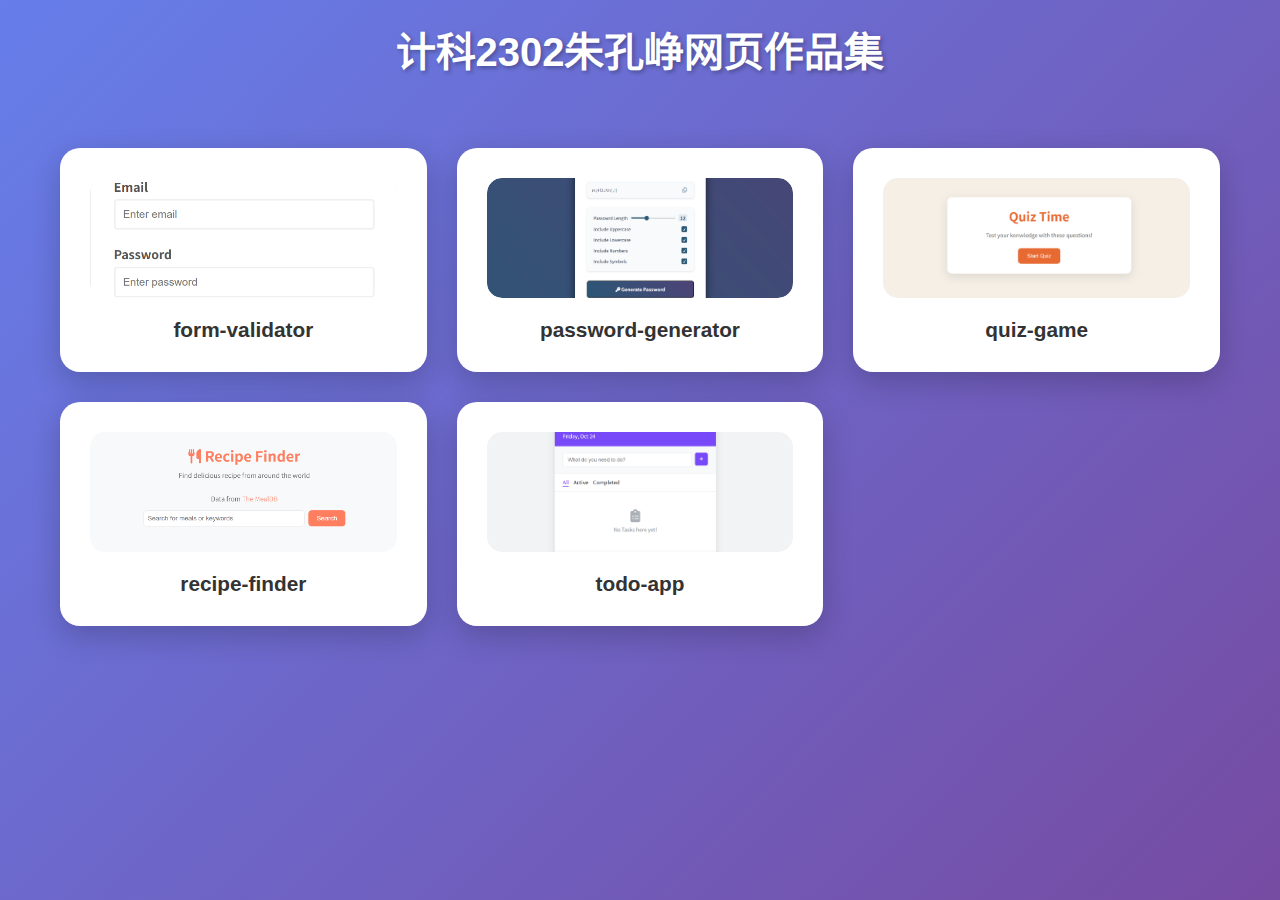
<file: index.html>
<!DOCTYPE html>
<html lang="zh-CN">
<head>
    <meta charset="UTF-8">
    <meta name="viewport" content="width=device-width, initial-scale=1.0">
    <title>网页作品集</title>
    <link rel="stylesheet" href="style.css">
    <link rel="stylesheet" href="https://cdnjs.cloudflare.com/ajax/libs/font-awesome/6.7.2/css/all.min.css" integrity="sha512-Evv84Mr4kqVGRNSgIGL/F/aIDqQb7xQ2vcrdIwxfjThSH8CSR7PBEakCr51Ck+w+/U6swU2Im1vVX0SVk9ABhg==" crossorigin="anonymous" referrerpolicy="no-referrer" />
</head>
<body>
    <div class="container">
        <header class="main-header">
            <h1>计科2302朱孔峥网页作品集</h1>
        </header>
        
        <div class="cards-container">
            <div class="card" data-app="form">
                <div class="card-image">
                    <img src="images/form-validator.png" alt="用户注册表单" />
                </div>
                <div class="card-title">form-validator</div>
            </div>
            
            <div class="card" data-app="password">
                <div class="card-image">
                    <img src="images/password-generator.png" alt="密码生成器" />
                </div>
                <div class="card-title">password-generator</div>
            </div>
            
            <div class="card" data-app="quiz">
                <div class="card-image">
                    <img src="images/quiz-game .png" alt="在线测验" />
                </div>
                <div class="card-title">quiz-game</div>
            </div>
            
            <div class="card" data-app="recipe">
                <div class="card-image">
                    <img src="images/recipe-finder.png" alt="食谱查找器" />
                </div>
                <div class="card-title">recipe-finder</div>
            </div>
            
            <div class="card" data-app="TODO">
                <div class="card-image">
                    <img src="images/todo-app.png" alt="待办事项管理" />
                </div>
                <div class="card-title">todo-app</div>
            </div>
        </div>
    </div>
    
    <script src="script.js"></script>
</body>
</html>
</file>
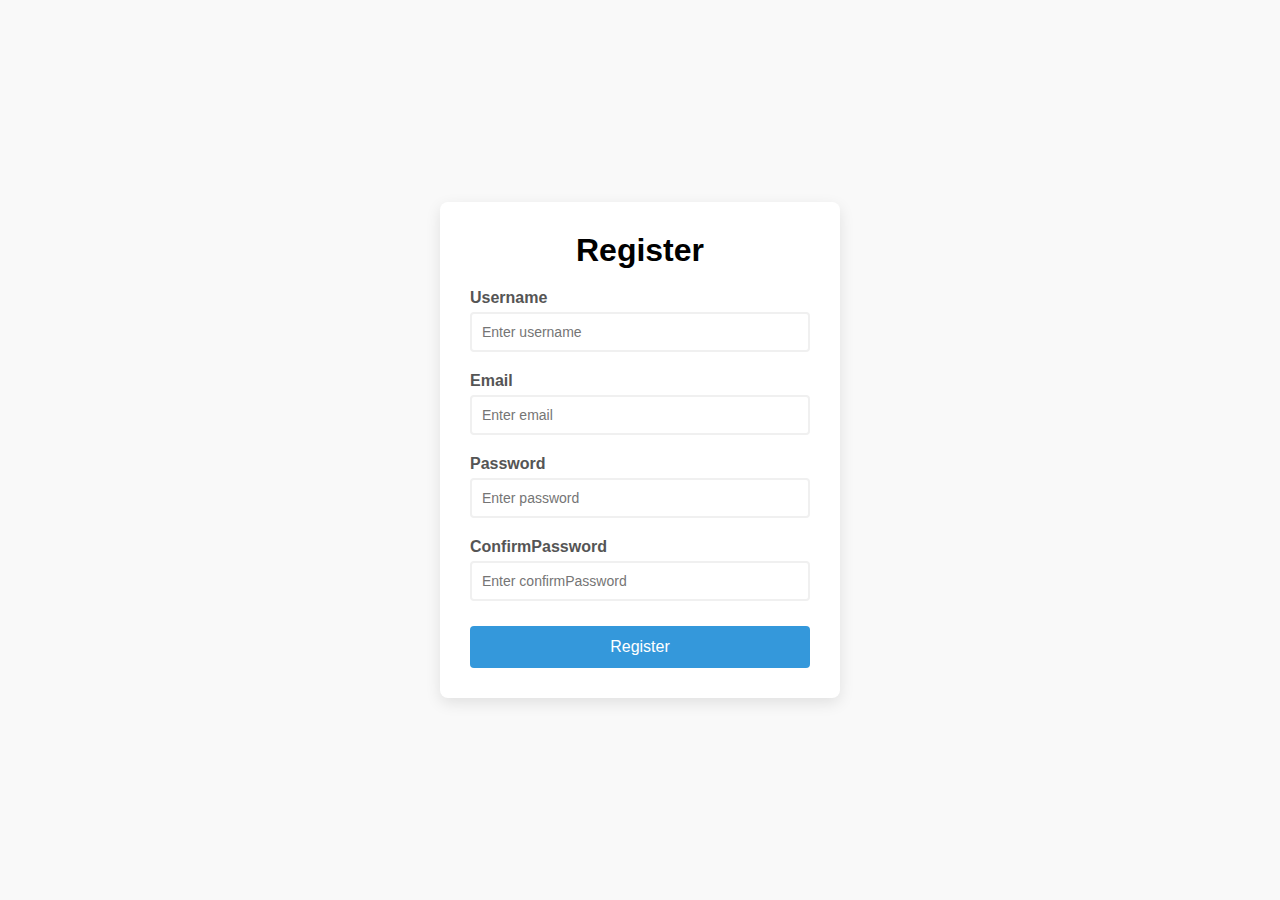
<file: form/index.html>
<!DOCTYPE html>
<html lang="en">
<head>
    <meta charset="UTF-8">
    <meta name="viewport" content="width=device-width, initial-scale=1.0">
    <title>Form</title>
    <link rel="stylesheet" href="style.css" />
</head>
<body>
    <div class="container">
        <form id="registration-form">
            <h1>Register</h1>
            <div class="form-item">
                <label for="username">Username</label>
                <input type="text" id="username" placeholder="Enter username">
                <small></small>
            </div>

            <div class="form-item">
                <label for="email">Email</label>
                <input type="text" id="email" placeholder="Enter email">
                <small></small>
            </div>

            <div class="form-item">
                <label for="password">Password</label>
                <input type="password" id="password" placeholder="Enter password">
                <small></small>
            </div>

            <div class="form-item">
                <label for="confirmPassword">ConfirmPassword</label>
                <input type="password" id="confirmPassword" placeholder="Enter confirmPassword">
                <small></small>
            </div>

            <button type="submit">Register</button>    

        </form>
    </div>
    
    <script src="script.js"></script>
</body>
</html>
</file>
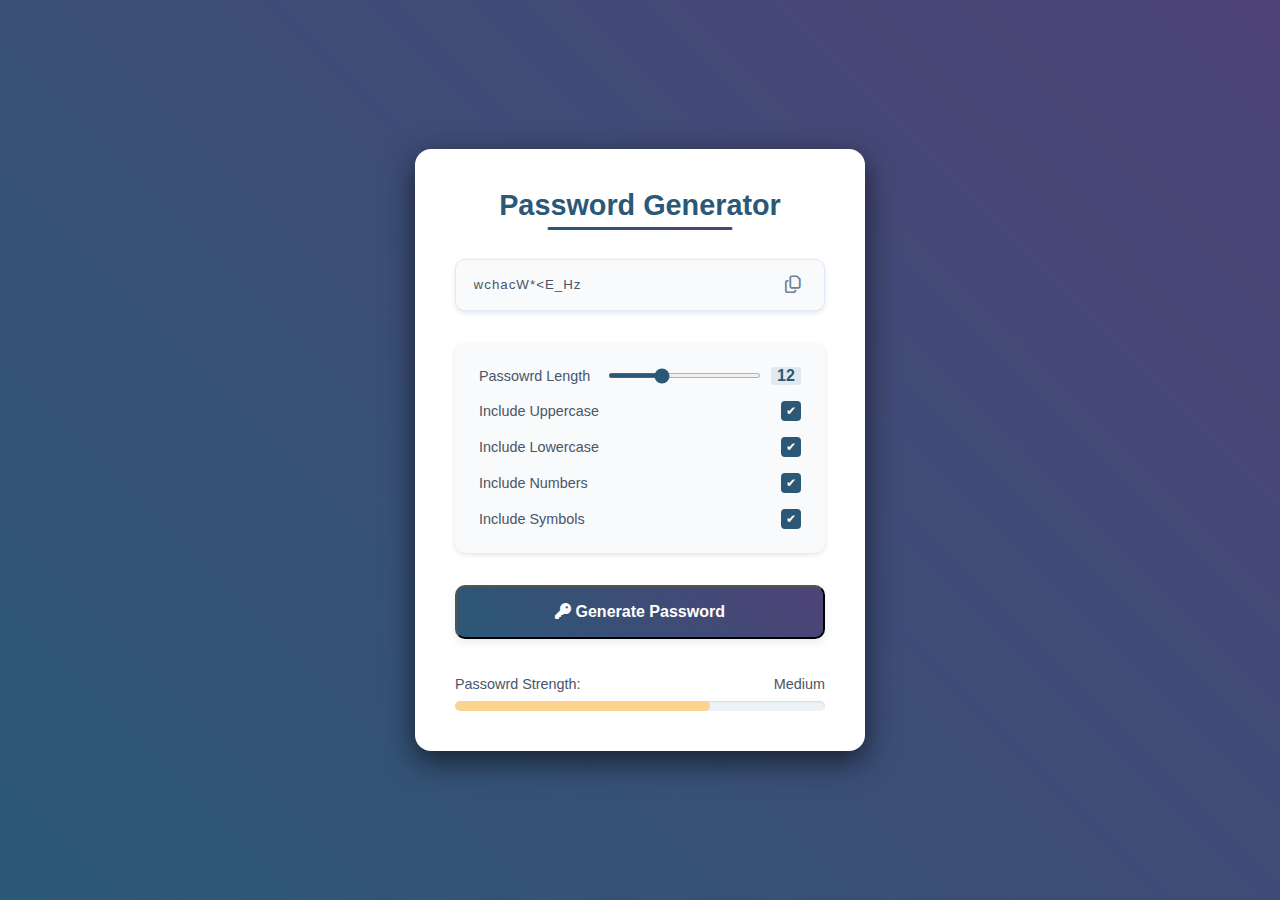
<file: password/index.html>
<!DOCTYPE html>
<html lang="en">
<head>
    <meta charset="UTF-8">
    <meta name="viewport" content="width=device-width, initial-scale=1.0">
    <title>Password Generator</title>
    <link rel="stylesheet" href="style.css" />
    <link rel="stylesheet" href="https://cdnjs.cloudflare.com/ajax/libs/font-awesome/6.7.2/css/all.min.css" integrity="sha512-Evv84Mr4kqVGRNSgIGL/F/aIDqQb7xQ2vcrdIwxfjThSH8CSR7PBEakCr51Ck+w+/U6swU2Im1vVX0SVk9ABhg==" crossorigin="anonymous" referrerpolicy="no-referrer" />
</head>
<body>
    <div class="container">
        <h1>Password Generator</h1>
        <div class="password-container">
            <input type="text" readonly id="password" />
            <i class="fa-regular fa-copy" id="copy-btn" title="Copy to Clickboard"></i>
        </div>

        <div class="options">
            <div class="option">
                <label for="length">Passowrd Length</label>
                <div class="range-container">
                    <input type="range" id="length" min="6" max="24" value="12" />
                    <span id="length-value">12</span>
                </div>
            </div>

            <div class="option">
                <label for="uppercase">Include Uppercase</label>
                <input type="checkbox" id="uppercase" checked />
            </div>

            <div class="option">
                <label for="lowercase">Include Lowercase</label>
                <input type="checkbox" id="lowercase" checked />
            </div>

            <div class="option">
                <label for="numbers">Include Numbers</label>
                <input type="checkbox" id="numbers" checked />
            </div>

            <div class="option">
                <label for="symbols">Include Symbols</label>
                <input type="checkbox" id="symbols" checked />
            </div>

        </div>

        <button id="generate-btn">
            <i class="fa-solid fa-key"></i>
            Generate Password
        </button>

        <div class="strength-container">
            <p>Passowrd Strength: <span id="strength-label">Medium</span></p>
            <div class="strength-meter">
                <div class="strength-bar"></div>
            </div>
        </div>
    </div>
    
    <script src="script.js"></script>
</body>
</html>
</file>
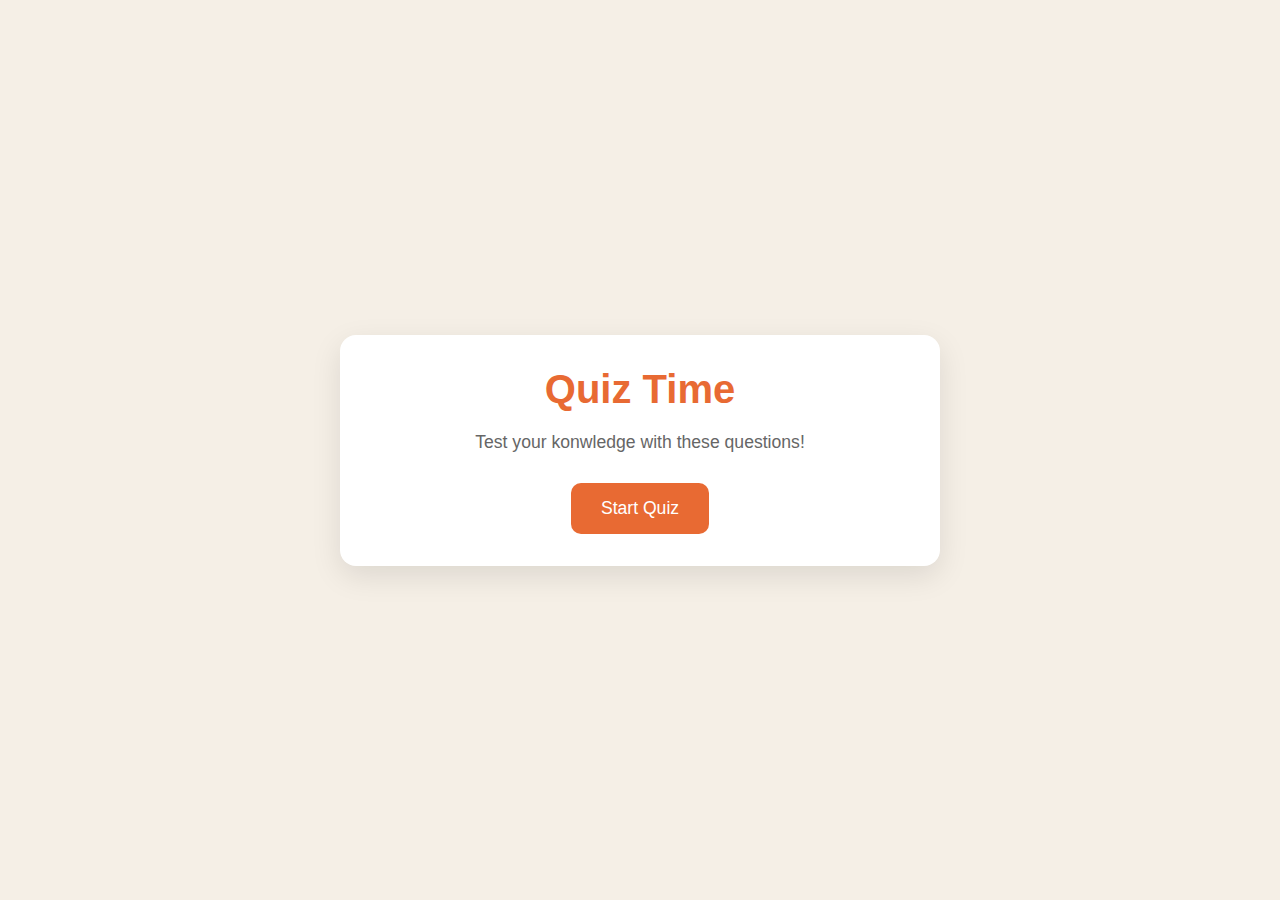
<file: quiz/index.html>
<!DOCTYPE html>
<html lang="en">
<head>
    <meta charset="UTF-8">
    <meta name="viewport" content="width=device-width, initial-scale=1.0">
    <title>Quiz Game</title>
    <link rel="stylesheet" href="style.css"/>
</head>
<body>
    <div class="container">
        <div class="screen active" id="start-screen">
            <h1>Quiz Time</h1>
            <p>Test your konwledge with these questions!</p>
            <button id="start-btn">Start Quiz</button>
        </div>

        <div class="screen" id="quiz-screen">
            <div class="quiz-header">
                <h2 id="question-text">Question goes here</h2>
                <div class="quiz-info">
                    <p>Question <span id="current-question">1</span> of <span id="total-questions">5</span></p>
                    <p>Score:<span id="score">0</span></p>
                </div>
            </div>

            <div class="answers-container" id="answers-container">
                <!--
                <button class="answer-btn" data-correct="true/false">Answer Text 1</button>
                <button class="answer-btn" data-correct="true/false">Answer Text 2</button>
                <button class="answer-btn" data-correct="true/false">Answer Text 3</button>
                <button class="answer-btn" data-correct="true/false">Answer Text 4</button>
            -->
            </div>

            <div class="progress-bar">
                <div id="progress" class="progress"></div>
            </div>
        </div>

        <div class="screen" id="result-screen">
            <h1>Quiz Result</h1>
            <div class="result-info">
                <p>You scored <span id="final-score">0</span> out of <span id="max-score">5</span></p>
                <div class="result-message">
                    Good Job!
                </div>
            </div>
            <button id="restart-btn">Restart Quiz</button>
        </div>
    </div>
    <script src="script.js"></script>
</body>
</html>
</file>
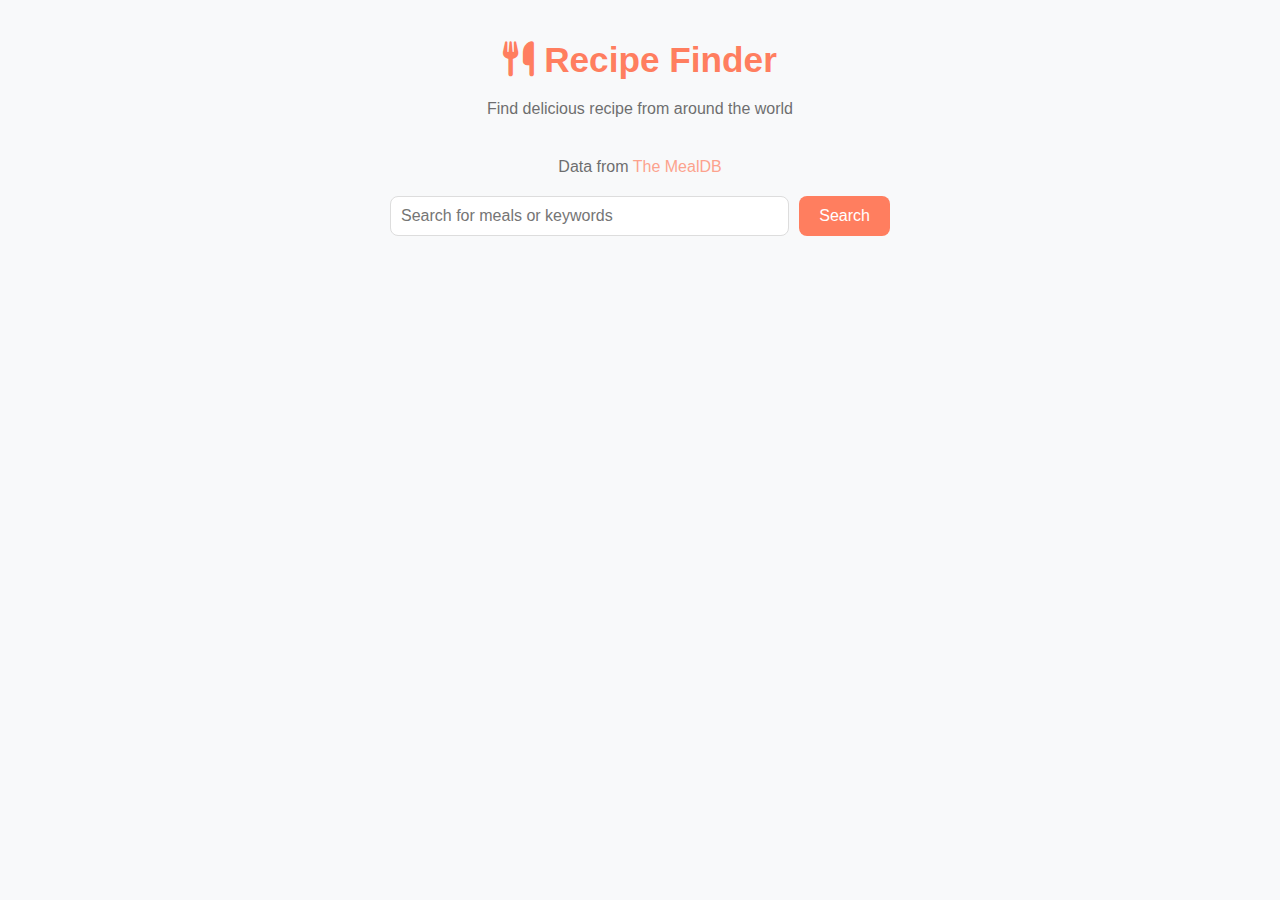
<file: recipe/index.html>
<!DOCTYPE html>
<html lang="en">
<head>
    <meta charset="UTF-8">
    <meta name="viewport" content="width=device-width, initial-scale=1.0">
    <title>Recipe Finder</title>
    <link rel="stylesheet" href="style.css" class="css">
    <link
          rel="stylesheet"
          href="https://cdnjs.cloudflare.com/ajax/libs/font-awesome/6.7.2/css/all.min.css"
          integrity="sha512-Evv84Mr4kqVGRNSgIGL/F/aIDqQb7xQ2vcrdIwxfjThSH8CSR7PBEakCr51Ck+w+/U6swU2Im1vVX0SVk9ABhg=="
          crossorigin="anonymous"
          referrerpolicy="no-referrer"
    />
</head>
<body>
    <div class="container">
        <header>
            <h1><i class="fa-solid fa-utensils"></i>Recipe Finder</h1>
            <p>Find delicious recipe from around the world</p>
        </header>

        <p class="api-link">Data from <a href="https://www.themealdb.com/api.php">The MealDB</a></p>
        <div class="search-container">
            <input type="text" id="search-input" placeholder="Search for meals or keywords"/>
            <button id="search-btn">Search</button>
        </div>

        <div id="error-container" class="hidden">
            <p>No meals found.Try another input.</p>
        </div>

        <div id="result-heading">
        </div>

        <div id="meals" class="meals-container">
            <!--
            <div class="meal" data-meal-id="52777">
                <img src="https://www.themealdb.com/images/media/meals/wvqpwt1468339226.jpg" alt="Mediterranean Pasta Salad">
                <div class="meal-info">
                    <h3 class="meal-title">Mediterranean Pasta Salad</h3>
                    <div class="meal-category">Seafood</div>
                </div>
            </div>
            <div class="meal" data-meal-id="52777">
                <img src="https://www.themealdb.com/images/media/meals/wvqpwt1468339226.jpg" alt="Mediterranean Pasta Salad">
                <div class="meal-info">
                    <h3 class="meal-title">Mediterranean Pasta Salad</h3>
                    <div class="meal-category">Seafood</div>
                </div>
            </div>
            <div class="meal" data-meal-id="52777">
                <img src="https://www.themealdb.com/images/media/meals/wvqpwt1468339226.jpg" alt="Mediterranean Pasta Salad">
                <div class="meal-info">
                    <h3 class="meal-title">Mediterranean Pasta Salad</h3>
                    <div class="meal-category">Seafood</div>
                </div>
            </div>  
        -->
        </div>
        
        <div id="meal-details" class="hidden">

            <button id="back-btn"><i class="fa-solid fa-arrow-left"></i>Back to recipes</button>
            <div class="meal-details-content">
                <!--
                <img src="https://www.themealdb.com/images/media/meals/wvqpwt1468339226.jpg" alt="Mediterranean Pasta Salad" class="meal-details-img">
           <h2 class="meal-details-title">Mediterranean Pasta Salad</h2>
           <div class="meal-details-category">
             <span>Seafood</span>
           </div>
           <div class="meal-details-instructions">
             <h3>Instructions</h3>
             <p>Bring a large saucepan of salted water to the boil
              Add the pasta, stir once and cook for about 10 minutes or as directed on the packet.Meanwhile, wash the tomatoes and cut into quarters. Slice the olives. Wash the basil.</p>
           </div>
           <div class="meal-details-ingredients">
             <h3>Ingredients</h3>
             <ul class="ingredients-list">  
                 <li><i class="fas fa-check-circle"></i> 200 g mozzarella balls</li>
                 <li><i class="fas fa-check-circle"></i> 250 g baby plum tomatoes</li>           
                 <li><i class="fas fa-check-circle"></i> 1  bunch fresh basil</li>     
                 <li><i class="fas fa-check-circle"></i> 350 g farfalle</li>       
                 <li><i class="fas fa-check-circle"></i> 3  tablespoons extra virgin olive oil</li>          
                 <li><i class="fas fa-check-circle"></i> 40 g Green Olives</li>          
                 <li><i class="fas fa-check-circle"></i> 200 g tuna</li>            
                 <li><i class="fas fa-check-circle"></i> to taste salt</li>            
                 <li><i class="fas fa-check-circle"></i> to taste pepper</li>            
             </ul>
           </div>
             <a href="https://www.youtube.com/watch?v=e52IL8zYmaE" target="_blank" class="youtube-link">
               <i class="fab fa-youtube"></i> Watch Video
             </a>
            -->

            </div>
        </div>

    </div>
    
    <script src="script.js"></script>
</body>
</html>
</file>
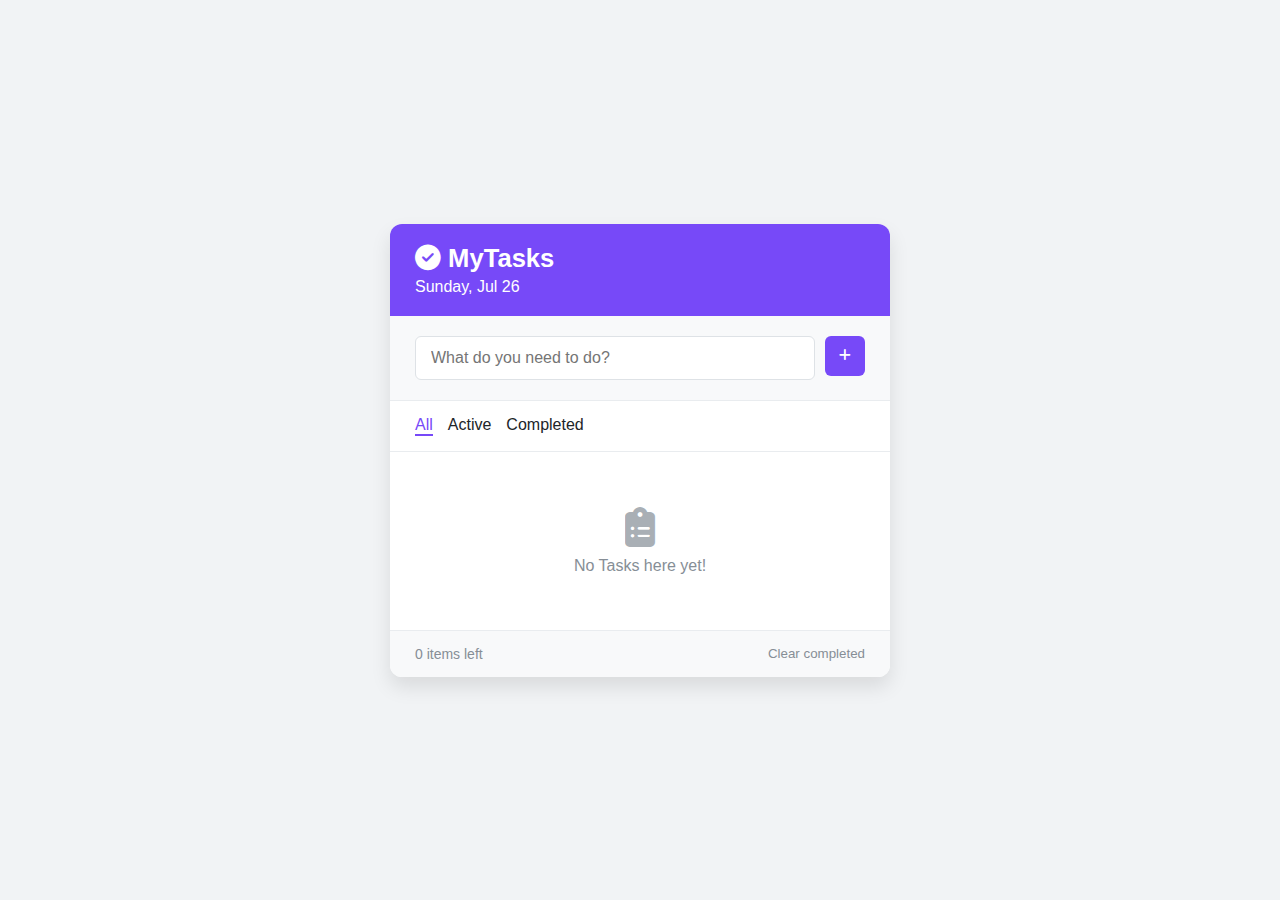
<file: TODO/index.html>
<!DOCTYPE html>
<html lang="en">
<head>
    <meta charset="UTF-8">
    <meta name="viewport" content="width=device-width, initial-scale=1.0">
    <title>Todo</title>
    <link rel="stylesheet" href="style.css" />
    <link rel="stylesheet" href="https://cdnjs.cloudflare.com/ajax/libs/font-awesome/6.7.2/css/all.min.css" integrity="sha512-Evv84Mr4kqVGRNSgIGL/F/aIDqQb7xQ2vcrdIwxfjThSH8CSR7PBEakCr51Ck+w+/U6swU2Im1vVX0SVk9ABhg==" crossorigin="anonymous" referrerpolicy="no-referrer" />
</head>
<body>
    <div class="app">
        <header>
            <h1><i class="fa-solid fa-check-circle"></i>
            MyTasks
            </h1>
            <p id="date">date is</p>
        </header>
    
    <div class="todo-input">
        <input type="text" id="task-input" placeholder="What do you need to do?"/>
        <button id="add-task">
            <i class="fa-solid fa-plus"></i>
        </button>
    </div>

    <div class="filters">
        <span class="filter active" data-filter="all">All</span>
        <span class="filter" data-filter="active">Active</span>
        <span class="filter" data-filter="completed">Completed</span>
    </div>

    <div class="todos-container">
        <ul id="todos-list">
            <!--
            <li class="todo-item">
                <label class="checkbox-container">
                    <input type="checkbox" class="todo-checkbox">
                    <span class="checkmark"></span>
                </label>
                <span class="todo-item-text">Buy me a coffee!</span>
                <button class="delete-btn"><i class="fa-solid fa-times"></i></button>
            </li>
            -->
        </ul>
        
        <div class="empty-state hidden">
            <i class="fa-solid fa-clipboard-list"></i>
            <p>No Tasks here yet!</p>
        </div>
    </div>
    <footer>
        <span id="item-left">0 items left</span>
        <button id="clear-completed">Clear completed</button>
    </footer>
    </div>
        <script src="script.js"></script>
</body>
</html>
</file>
<file: style.css>
* {
    margin: 0;
    padding: 0;
    box-sizing: border-box;
}

body {
    font-family: 'Segoe UI', Tahoma, Geneva, Verdana, sans-serif;
    background: linear-gradient(135deg, #667eea 0%, #764ba2 100%);
    min-height: 100vh;
    padding: 20px;
}

.container {
    max-width: 1200px;
    margin: 0 auto;
}

.main-header {
    text-align: center;
    margin-bottom: 50px;
    color: white;
}

.main-header h1 {
    font-size: 2.5rem;
    font-weight: 700;
    text-shadow: 2px 2px 4px rgba(0, 0, 0, 0.3);
    margin-bottom: 10px;
}

.cards-container {
    display: grid;
    grid-template-columns: repeat(auto-fit, minmax(280px, 1fr));
    gap: 30px;
    padding: 20px;
}

.card {
    background: white;
    border-radius: 20px;
    padding: 30px;
    text-align: center;
    box-shadow: 0 10px 30px rgba(0, 0, 0, 0.2);
    cursor: pointer;
    transition: all 0.3s ease;
    position: relative;
    overflow: hidden;
}

.card:hover {
    transform: translateY(-5px);
    box-shadow: 0 5px 10px rgba(0, 0, 0, 0.1);
}

.card-image {
    position: relative;
    z-index: 2;
    margin-bottom: 20px;
    height: 120px;
    display: flex;
    align-items: center;
    justify-content: center;
    overflow: hidden;
    border-radius: 15px;
    background: #f8f9fa;
}

.card-image img {
    width: 100%;
    height: 100%;
    object-fit: cover;
    transition: all 0.3s ease;
    border-radius: 15px;
}

.card:hover .card-image img {
    transform: scale(1.05);
}

.card-title {
    position: relative;
    z-index: 2;
    font-size: 1.3rem;
    font-weight: 600;
    color: #333;
    transition: color 0.3s ease;
}

.card:hover .card-title {
    color: #667eea;
}

/* 移动设备适配 */
@media (max-width: 768px) {
    body {
        padding: 10px;
    }
    
    .main-header h1 {
        font-size: 2rem;
    }
    
    .cards-container {
        grid-template-columns: 1fr;
        gap: 20px;
        padding: 10px;
    }
    
    .card {
        padding: 25px;
    }
    
    .card-image {
        height: 100px;
    }
    
    .card-title {
        font-size: 1.1rem;
    }
}

@media (max-width: 480px) {
    .main-header h1 {
        font-size: 1.5rem;
    }
    
    .card {
        padding: 20px;
    }
    
    .card-image {
        height: 80px;
    }
    
    .card-title {
        font-size: 1rem;
    }
}
</file>
<file: form/style.css>
* {
    margin: 0;
    padding: 0;
    box-sizing: border-box;
}

body {
    background-color: #f9f9f9;
    font-family: sans-serif;
    display: flex;
    justify-content: center;
    align-items: center;
    min-height: 100vh;
}

.container {
    background-color: #fff;
    border-radius: 8px;
    box-shadow: 0px 5px 15px rgba(0, 0, 0,0.1);
    max-width: 400px;
    width: 100%;
    padding: 30px;
    overflow: hidden;
}

h1{
    text-align: center;
    margin-bottom: 1.2rem;
}

.form-item{
    margin-bottom: 20px;
    position: relative;
}

label{
    display: block;
    margin-bottom: 5px;
    color: #555;
    font-weight: bold;
}

input{
    border: 2px solid #f0f0f0;
    border-radius: 4px;
    display: block;
    width: 100%;
    padding: 10px;
    font-size: 14px;
}

input:focus{
    outline: none;
    border-color: #3498db;
}

small{
    visibility: hidden;
    position: absolute;
    bottom: -18px;
    left: 0;
    font-size: 12px;
}

button{
    cursor: pointer;
    background: #3498db;
    border: none;
    color: white;
    display: block;
    font-size: 1rem;
    margin-top: 25px;
    padding: 12px;
    border-radius: 4px;
    width: 100%;
}

button:hover{
    background-color: #2980d9;
}

.form-item.error input{
    border-color: #e74c3c;
}

.form-item.success input{
    border-color: #2ecc71;
}

.form-item.error small{
    visibility: visible;
    color: #e74c3c;
}
</file>
<file: password/style.css>
:root{
    --primaru-color:#2b5876;
    --secondary-color:#4e4376;
    --weak-color:#fc8181;
    --medium-color:#fbd38d;
    --strong-color:#68d391;
}

*{
    margin: 0;
    padding: 0;
    box-sizing: border-box;
    font-family: sans-serif;
}

body{
    background: linear-gradient(45deg,var(--primaru-color),var(--secondary-color));
    display: flex;
    justify-content: center;
    align-items: center;
    min-height: 100vh;
}

.container{
    background-color: #fff;
    padding: 2.5rem;
    border-radius: 1rem;
    box-shadow: 0 10px 30px rgba(0,0,0,0.6);
    width: 90%;
    max-width: 450px;
}

h1{
    text-align: center;
    margin-bottom: 1.8rem;
    color: var(--primaru-color);
    font-size: 1.8rem;
    font-weight: 700;
    position: relative;
    padding-bottom: 0.5rem;
}

h1::after{
    content: "";
    position: absolute;
    bottom: 0;
    height: 3px;
    background: linear-gradient(90deg,var(--primaru-color),var(--secondary-color));
    left: 50%;
    width: 50%;
    transform: translateX(-50%);
    border-radius: 3px;
}

.password-container{
    margin-bottom: 2rem;
    background-color: #f8fafc;
    border-radius: 10px;
    border: 1px solid #e2e8f8;
    overflow: hidden;
    box-shadow: 0 2px 5px rgba(0,0,0,0.1);
    display: flex;
    align-items: center;
    justify-content: space-between;
    padding: 0 1rem 0 0;
}

#password{
    width: 100%;
    padding: 1.1rem;
    padding-right: 50px;
    border: none;
    background: transparent;
    color: #4a5568;
    letter-spacing: 1px;
    outline: none;
    border-radius: 10px;
}

#copy-btn{
    cursor: pointer;
    color: #718096;
    font-size: 1.1rem;
    width: 35px;
    height: 35px;
    display: flex;
    align-items: center;
    justify-content: center;
    border-radius: 50%;
}

#copy-btn:hover{
    color: var(--primaru-color);
}

.options{
    margin-bottom: 2rem;
    background-color: #f8fafc;
    padding: 1.5rem;
    border-radius: 10px;
    box-shadow: 0 2px 5px rgba(0,0,0,0.1);
}

.option{
    display: flex;
    justify-content: space-between;
    align-items: center;
    margin-bottom: 1rem;
}

.option:last-child{
    margin-bottom: 0;
}

.option label{
    font-size: 0.9rem;
    color: #4a5568;
    font-weight: 500;
}

.range-container{
    display: flex;
    align-items: center;
    gap: 10px;
    width: 60%;
}

input[type="range"]{
    accent-color: var(--primaru-color);
    height: 5px;
    cursor: pointer;
    flex: 1;
}

#length-value{
    font-weight: 600;
    color: var(--primaru-color);
    text-align: center;
    background: #e2e8f0;
    border-radius: 4px;
    width: 30px;
}

input[type="checkbox"]{
    width: 20px;
    height: 20px;
    border: 2px solid var(--primaru-color);
    appearance: none;
    border-radius: 4px;
    cursor: pointer;
    outline: none;
    position: relative;
    transition: all 0.3s;
}

input[type="checkbox"]:checked{
    background-color: var(--primaru-color);
}

input[type="checkbox"]:checked::after{
    content: "\2714";
    position: absolute;
    color: white;
    left: 50%;
    top: 50%;
    transform: translate(-50%,-50%);
    font-size: 12px;
}

button{
    width: 100%;
    padding: 1rem;
    background: linear-gradient(45deg,var(--primaru-color),var(--secondary-color));
    color: white;
    font-size: 1rem;
    font-weight: 600;
    cursor: pointer;
    border-radius: 10px;
    transition: all 0.3s;
    margin-bottom: 1.5rem;
    box-shadow: 0 4px 8px rgba(43,88,118,0.1);
}

button:hover{
    transform: translateY(-5px);
}

button:active{
    transform: translateY(0);
}

.strength-container{
    margin-top: 0.8rem;
}

.strength-container p{
    font-size: 0.9rem;
    color: #4a5568;
    margin-bottom: 0.6rem;
    display: flex;
    justify-content: space-between;
    align-items: center;
    font-weight: 500;
}

.strength-label{
    color: var(--primaru-color);
    font-weight: 700;
}

.strength-meter{
    height: 10px;
    background-color: #edf2f7;
    border-radius: 10px;
    margin-top: 0.6rem;
    overflow: hidden;
    box-shadow: inset 0 1px 2px rgba(0,0,0,0.1);
}

.strength-bar{
    height: 100%;
    width: 0;
    min-width: 5%;
    background-color: var(--weak-color);
    transition: all 0.3s;
    border-radius: 5px;
}

@media (max-width:768px){
    .container{
        width: 95%;
        padding: 1.8rem;
    }

    h1{
        font-size: 1.6rem;
    }

    .option label{
        font-size: 0.9rem;
    }
}
</file>
<file: quiz/style.css>
*{
    margin: 0;
    padding: 0;
    box-sizing: border-box;
}

body{
    background: #f5efe6;
    display: flex;
    justify-content: center;
    align-items: center;
    min-height: 100vh;
    padding: 1rem;
    font-family: sans-serif;
}

.container{
    background-color: white;
    border-radius: 1rem;
    box-shadow: 0 10px 30px rgba(0, 0, 0, 0.1);
    width: 100%;
    max-width: 600px;
    overflow: hidden;
    position: relative;
}

.screen{
    display: none;
    padding: 2rem;
    text-align: center;
}

.screen.active{
    display: block;
}

#start-screen h1{
    color: #e86a33;
    margin-bottom: 20px;
    font-size: 2.5rem;
}

#start-screen p{
    color: #666;
    margin-bottom: 30px;
    font-size: 1.1rem;
}

button{
    background-color: #e86a33;
    color: white;
    border: none;
    padding: 15px 30px;
    border-radius: 10px;
    font-size: 1.1rem;
    cursor: pointer;
    transition: background-color 0.3s;
}

button:hover{
    background-color: #d45b28;
}

.quiz-header{
    margin-bottom: 1rem;
}

#question-text{
    color: #333;
    font-size: 1.5rem;
    margin-bottom: 1rem;
}

.quiz-info{
    display: flex;
    justify-content: space-between;
    color: #666;
    margin-bottom: 10px;
}

.answers-container{
    display: flex;
    flex-direction: column;
    gap: 10px;
    margin-bottom: 20px;
}

.answer-btn{
    background-color: #f8f0e5;
    color: #333;
    border: 2px solid #eadbc8;
    border-radius: 10px;
    padding: 1rem;
    cursor: pointer;
    text-align: left;
    transition: all 0.3s;
}
.answer-btn:hover{
    background-color: #eadbc8;
    border-color: #dac0ae;
}

.answer-btn.correct{
    background-color: #e6fff0;
    border-color: #a3f0c4;
    color: #28a745;
}

.answer-btn.incorrect{
    background-color: #fff0f0;
    border-color: #ffbdbd;
    color: #dc3545;
}

.progress-bar{
    height: 10px;
    background-color: #f8f0e5;
    border-radius: 5px;
    overflow: hidden;
    margin-top: 20px;
}

.progress{
    height: 100%;
    background-color: #e86a33;
    width: 0%;
    transition: width 0.3s;
}

#result-screen h1{
    color: #e86a33;
    margin-bottom: 30px;
}

.result-info{
    background-color: #f8f0e5;
    border-radius: 10px;
    padding: 20px;
    margin-bottom: 30px;
}

.result-info p{
    font-size: 1.2rem;
    color: #333;
    margin-bottom: 1rem;
}

.result-message{
    font-size: 1.5rem;
    font-weight: 600;
    color: #e86a33;
}

@media(max-width:500px){
    .screen{
        padding: 1rem;
    }

    #start-screen h1{
        font-size: 2rem;
    }

    #question-text{
        font-size: 1.3rem;
    }

    .answer-bar{
        padding: 12px;
    }

    button{
        padding: 12px 25px;
        font-size: 1rem;
    }
}
</file>
<file: recipe/style.css>
* {
  margin: 0;
  padding: 0;
  box-sizing: border-box;
}

:root {
  --primary: #ff7e5f;
  --primary-dark: #eb5e41;
  --primary-light: #ffb199;
  --secondary: #0ba360;
  --text-dark: #333333;
  --text-light: #f8f9fa;
  --background: #ffffff;
  --background-light: #f8f9fa;
  --card-bg: #ffffff;
  --border-radius: 8px;
  --shadow: 0 2px 4px rgba(0, 0, 0, 0.1);
  --transition: all 0.3s ease;
}

body{
    font-family: sans-serif;
    background-color: var(--background-light);
    color: var(--text-dark);
    line-height: 1.6;
}

.container{
    width: 100%;
    max-width: 1000px;
    margin: 0 auto;
    padding: 2rem 1rem;
}

header{
    text-align: center;
    margin-bottom: 2rem;
}

h1{
    font-size: 2.2rem;
    color: var(--primary);
    margin-bottom: 0.5rem;
}

h1 i{
    margin-right: 10px;
}

header p{
    color: var(--text-dark);
    opacity: 0.7;
}

.api-link{
    color: var(--text-dark);
    opacity: 0.7;
    text-align: center;
    margin-bottom: 1rem;
}

.api-link a{
    color: var(--primary);
    text-decoration: none;
}

.search-container{
    display: flex;
    margin-bottom: 2rem;
    gap: 10px;
    max-width: 500px;
    margin-left: auto;
    margin-right: auto;
}

input[type="text"]{
    flex: 1;
    padding: 10px 10px;
    font-size: 1rem;
    border-radius: 8px;
    border: 1px solid #ddd;
    background-color: var(--background);
    color: var(--text-dark);
    outline: none;
}

input[type="text"]:focus{
    border-color: var(--primary);
}

button{
    background-color: var(--primary);
    color: white;
    border: none;
    padding: 0 20px;
    font-size: 1rem;
    cursor: pointer;
    border-radius: 8px;
    transition: all 0.3s;
}

button:hover{
    background-color: var(--primary-dark);
}

#result-heading{
    text-align: center;
    margin-bottom: 1.5rem;
    font-size: 1.2rem;
    color: var(--text-dark);
}

.meals-container{
    display: grid;
    grid-template-columns: repeat(auto-fill,minmax(250px,1fr));
    gap: 1.5rem;
}

.meal{
    background-color: var(--card-bg);
    border-radius: 8px;
    box-shadow: var(--shadow);
    overflow: hidden;
    transition: var(--transition);
    cursor: pointer;
    position: relative;
}

.meal:hover{
    transform: translateY(-5px);
    box-shadow: 0 5px 10px rgba(0, 0, 0, 0.1);
}

.meal img{
    width: 100%;
    height: 220px;
    object-fit: cover;
}

.meal-info{
    padding: 1rem;
}

.meal-title{
    font-size: 1.1rem;
    margin-bottom: 0.5rem;
    color: var(--text-dark);
}

.meal-category{
    display: inline-block;
    background-color: var(--primary-light);
    color: var(--text-dark);
    padding: 3px 8px;
    font-size: 0.8rem;
    border-radius: 20px;
    margin-bottom: 10px;
}

#meal-details{
    background-color: var(--background);
    border-radius: 8px;
    box-shadow: var(--shadow);
    padding: 1.5rem;
    margin: 2rem 0;
}

.hidden{
    display: none;
}

#back-btn{
    margin-bottom: 1.5rem;
    background-color: transparent;
    color: var(--primary);
    border: 1px solid var(--primary);
    padding: 8px 16px;
}

#back-btn:hover{
    background-color: var(--primary);
    color: white;
}

.meal-details-content{
    display: flex;
    flex-direction: column;
    align-items: center;
}

.meal-details-img{
    width: 100%;
    max-width: 400px;
    border-bottom: var(--border-radius);
    margin-bottom: 1.5rem;
}

.meal-details-title{
    font-size: 1.8rem;
    color: var(--primary);
    margin-bottom: 0.5rem;
    text-align: center;
}

.meal-details-category{
    margin-bottom: 1rem;
    text-align: center;
}

.meal-details-category span{
    background-color: var(--primary-light);
    padding: 4px 12px;
    border-radius: 20px;
    font-size: 0.9rem;
}

.meal-details-instructions{
    margin-bottom: 1.5rem;
    line-height: 1.7;
}


.meal-details-instruction h3{
    margin-bottom: 0.5rem;
}

.ingredients-list{
    list-style-type: none;
    display: grid;
    grid-template-columns: repeat(auto-fill,minmax(180px,1fr));
    gap: 8px;
    margin-bottom: 1.5rem;
    width: 100%;
}

.ingredients-list li{
    display: flex;
    align-items: center;
    padding: 6px 8px;
    background-color: var(--background-light);
    border-radius: var(--border-radius);
    font-size: 0.9rem;
}

.ingredients-list li i{
    color: var(--secondary);
    margin-right: 8px;
}

.youtube-link{
    display: inline-block;
    background-color: #ff0000;
    color: white;
    padding: 8px 16px;
    border-radius: 4px;
    text-decoration: none;
    font-weight: 600;
}

.youtube-link i{
    margin-right: 8px;
}

 #error-container{
    background-color: rgba(255,126,95,0.1);
    border: 1px solid var(--primary);
    color: var(--primary-dark);
    padding: 1rem;
    border-radius: var(--border-radius);
    text-align: center;
    margin-bottom: 1.5rem;
 }

@media(max-width:600px){
    .search-container{
        flex-direction: column;
    }

    button#search-btn{
        width: 100%;
        padding: 10px;
    }

    .meals-container{
        grid-template-columns: 1fr;
    }

    .meal-details-img{
        max-width: 100%;
    }
}
</file>
<file: TODO/style.css>
*{
    margin: 0;
    padding: 0;
    box-sizing: border-box;
}

:root{
    --primary:#7749f8;
    --primary-light:#9775fa;
    --dark:#212529;
    --light:#f8f9fa;
    --gray:#868e96;
    --danger:#fa5252;
    --success:#40c057;
    --border:#e9ecef;
}

body{
    font-family: sans-serif;
    background-color: #f1f3f5;
    justify-content: center;
    align-items: center;
    min-height: 100vh;
    display: flex;
    color: var(--dark);
}

.app{
    width: 100%;
    max-width: 500px;
    background-color: #fff;
    border-radius: 12px;
    overflow: hidden;
    box-shadow: 0 10px 20px rgba(0, 0, 0, 0.1);
}

header{
    background-color: var(--primary);
    color: white;
    padding: 20px 25px;
}

header h1{
    font-size: 1.6rem;
    margin-bottom: 5px;
    font-weight: 600;
}

head p{
    font-size: 0.8rem;
    opacity: 0.9;
}

.todo-input{
    padding: 20px 25px;
    display: flex;
    gap: 10px;
    background-color: var(--light);
    border-bottom: 1px solid var(--border);
}

.todo-input input{
    flex: 1;
    padding: 12px 15px;
    border: 1px solid #dee2e6;
    font-size: 1rem;
    border-radius: 6px;
    transition: all 0.3s;
}

.todo-input input:focus{
    outline: none;
    border-color: var(--primary);
    box-shadow: 0 0 0 3px rgba(119,73,248,0.15);
}

.todo-input button{
    background-color: var(--primary);
    color: white;
    width: 40px;
    height: 40px;
    border: none;
    border-radius: 6px;
    cursor: pointer;
    transition: all 0.3s;
}

.todo-input button:hover{
    background-color: var(--primary-light);
}

.filters{
    display: flex;
    gap: 15px;
    padding: 15px 25px;
    border-bottom: 1px solid var(--border);
    cursor: pointer;
}

.filter:hover{
    color: var(--primary);
}

.filter.active{
    color: var(--primary);
    border-bottom: 2px solid var(--primary);
    font-size: 500;
}

.todos-container{
    padding: 15px 0;
    max-height: 300px;
    overflow-y: auto;
}

.empty-state{
    display: flex;
    flex-direction: column;
    align-items: center;
    justify-content: center;
    padding: 40px 0;
    color: var(--gray);
}

.empty-state i{
    font-size: 40px;
    margin-bottom: 10px;
    opacity: 0.7;
}

.hidden{
    display: none;
}

footer{
    display: flex;
    justify-content: space-between;
    align-items: center;
    padding: 15px 25px;
    border-top: 1px solid var(--border);
    background-color: var(--light);
    font-size: 14px;
}

#item-left{
    color: var(--gray);
}

#clear-completed{
    background: none;
    border: none;
    color: var(--gray);
    cursor: pointer;
    transition: all 0.2s;
}

#clear-completed:hover{
    color: var(--danger);
}

#todos-list{
    list-style-type: none;
}

.todo-item{
    padding: 12px 15px;
    display: flex;
    align-items: center;
    transition: background-color 0.3s;
}

.todo-item:hover{
    background-color: var(--light);
}

.checkbox-container{
    margin-right: 15px;
}

.todo-checkbox{
    opacity: 0;
    position: absolute;
}

.checkmark{
    display: inline-block;
    width: 20px;
    height: 20px;
    border: 2px solid #dee2e6;
    border-radius: 4px;
    position: relative;
    cursor: pointer;
    transition: all 0.2s;
}

.todo-checkbox:checked + .checkmark{
    background-color: var(--success);
    border-color: var(--success);
}

.todo-checkbox:checked + .checkmark::after{
    content: "";
    position: absolute;
    left: 6px;
    top: 2px;
    width: 5px;
    height: 10px;
    border: solid white;
    border-width: 0 2px 2px 0;
    transform: rotate(45deg);
}

.todo-item-text{
    flex:1;
    font-size: 1rem;
    transition: all 0.2s;
}

.todo-item.completed .todo-item-text{
    text-decoration: line-through;
    color: var(--gray);
}

.delete-btn{
    background: none;
    border: none;
    color: var(--gray);
    cursor: pointer;
    font-size: 16px;
    opacity: 0;
    transition: all 0.2s;
}

.todo-item:hover .delete-btn{
    opacity: 1;
}

.delete-btn:hover{
    color: var(--danger);
}
</file>
